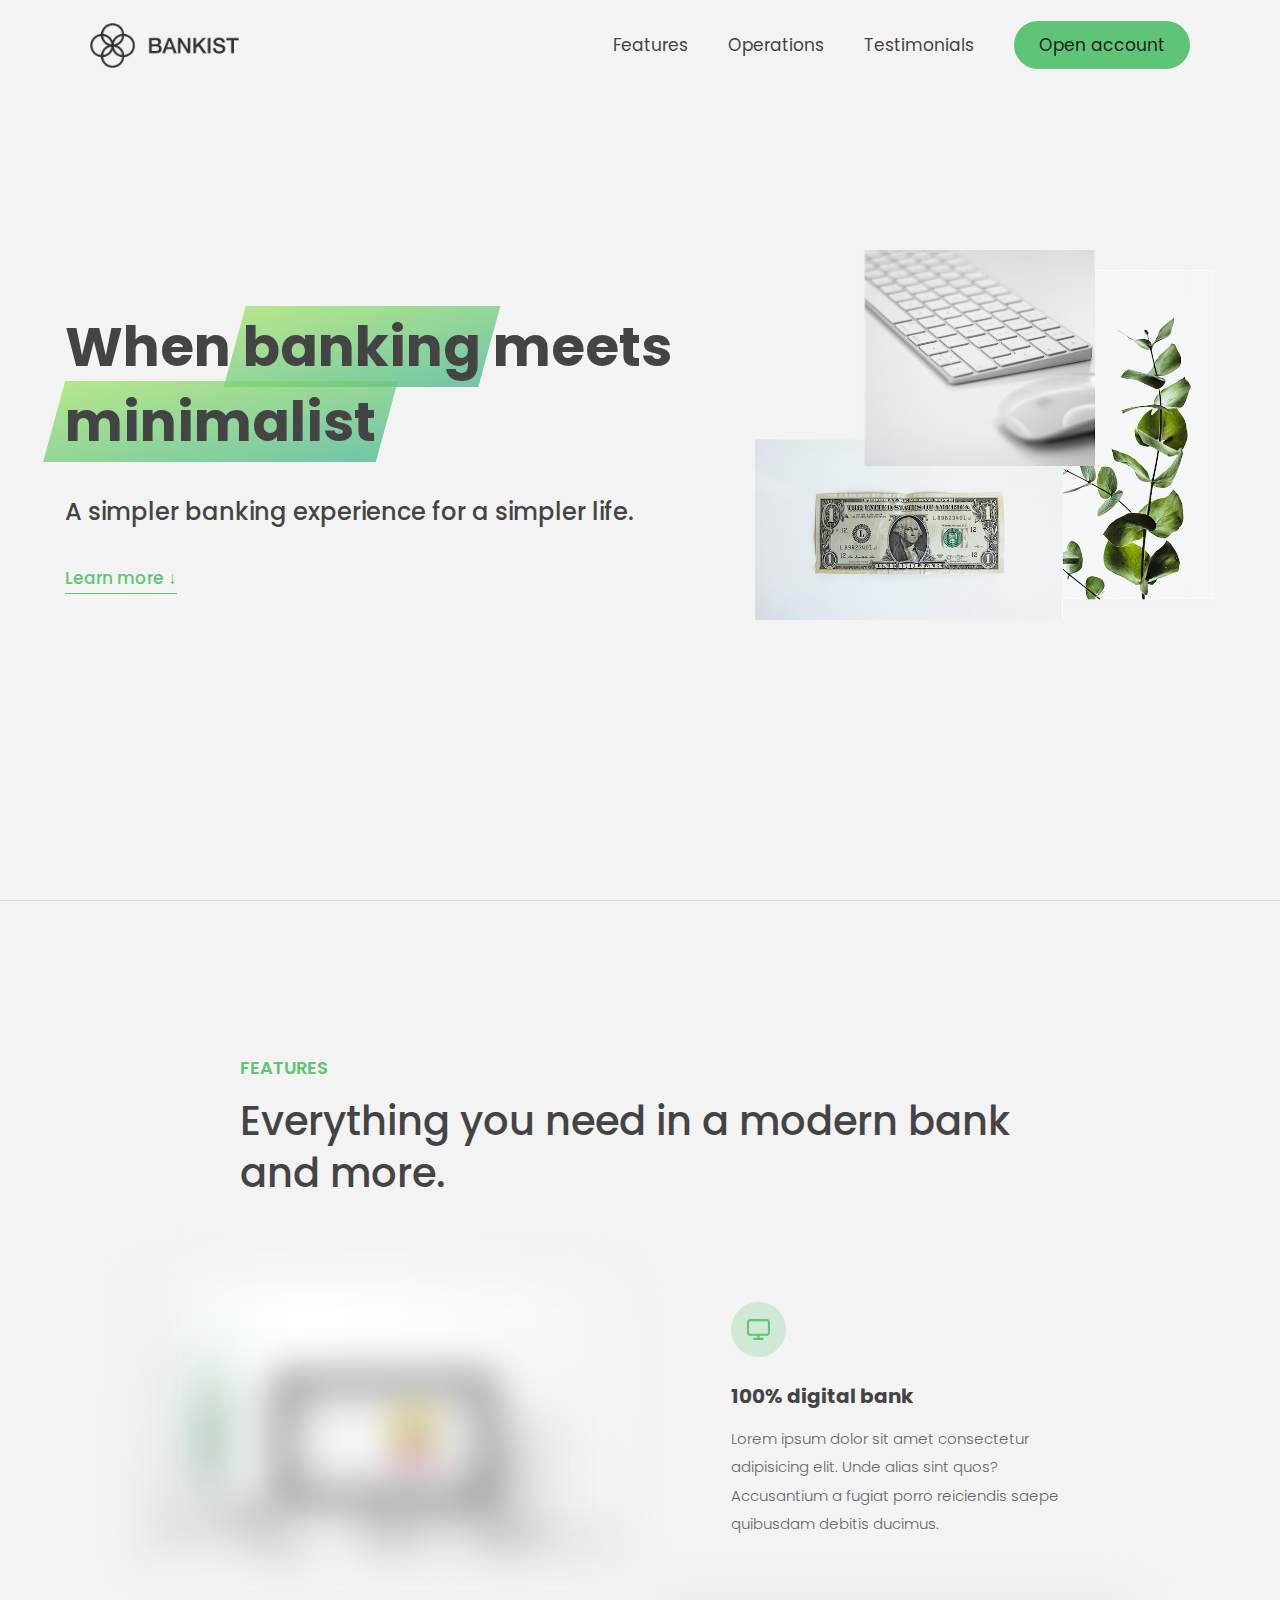
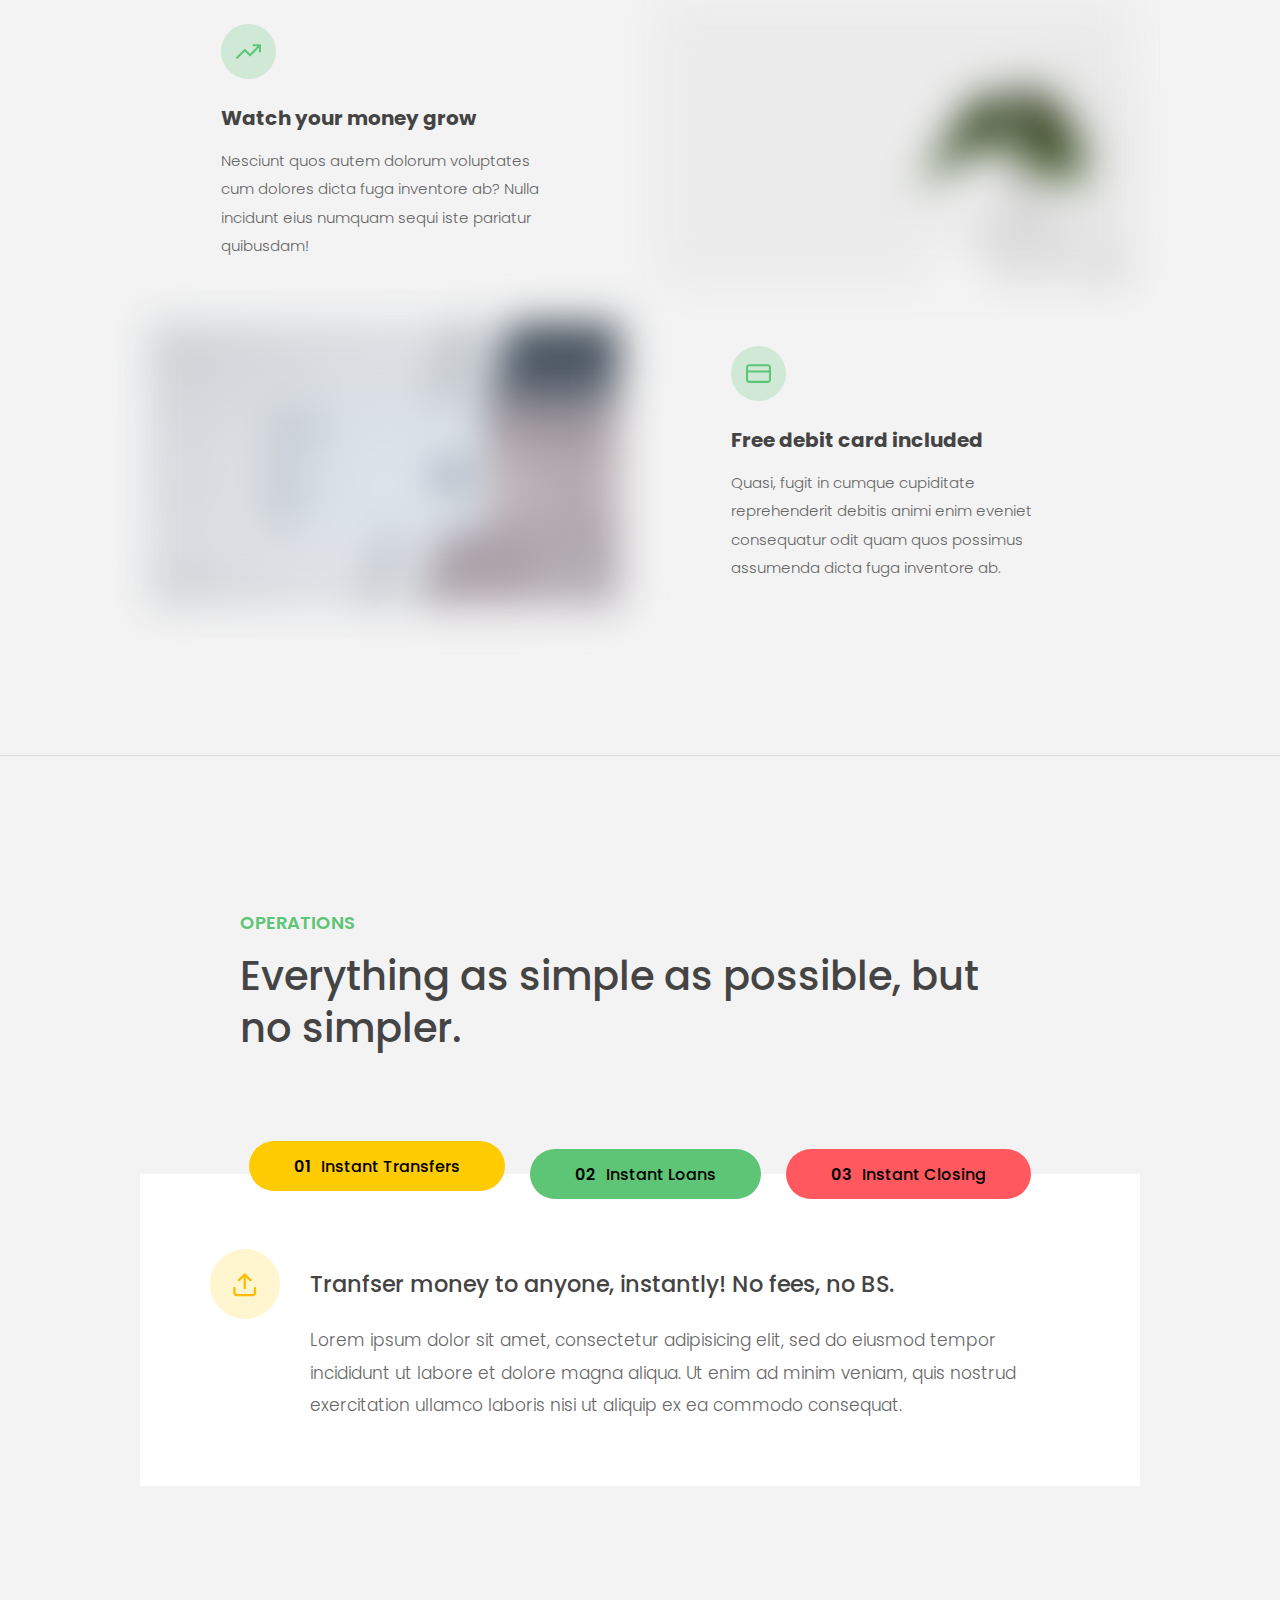
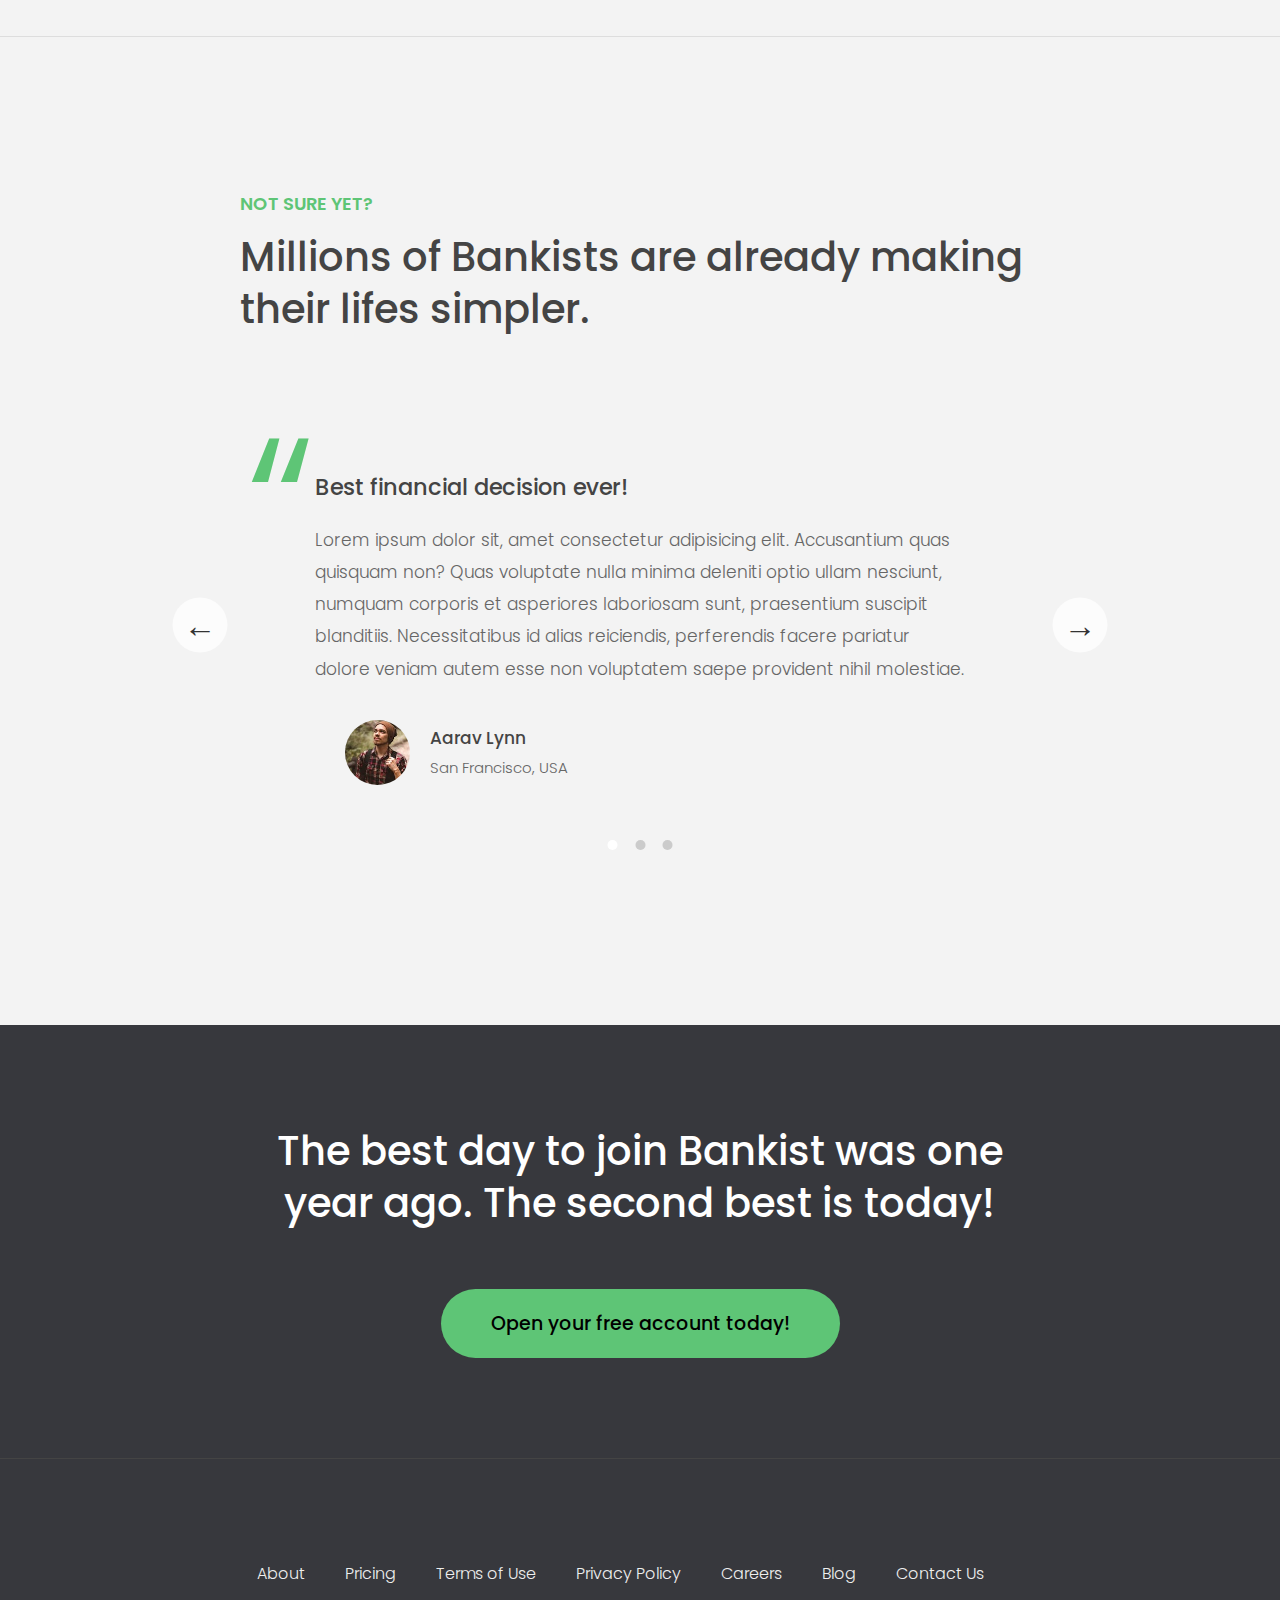
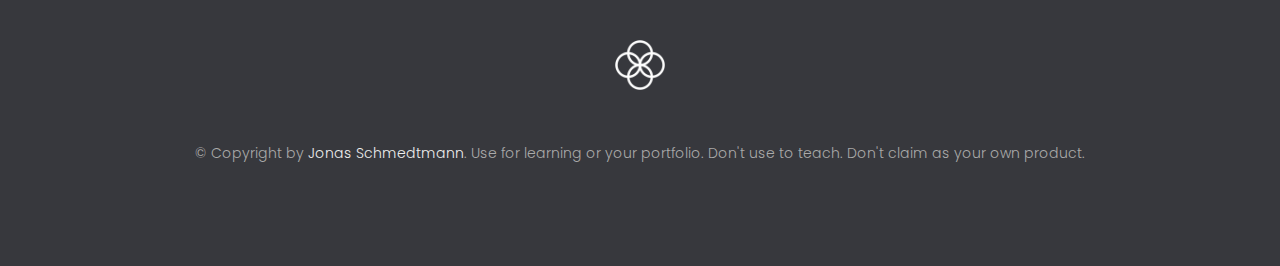
<file: index.html>
<!DOCTYPE html>
<html lang="en">
  <head>
    <meta charset="UTF-8" />
    <meta name="viewport" content="width=device-width, initial-scale=1.0" />
    <meta http-equiv="X-UA-Compatible" content="ie=edge" />
    <link rel="shortcut icon" type="image/png" href="img/icon.png" />

    <link
      href="https://fonts.googleapis.com/css?family=Poppins:300,400,500,600&display=swap"
      rel="stylesheet"
    />
    <link rel="stylesheet" href="style.css" />
    <title>Bankist | When Banking meets Minimalist</title>
    <script defer src="script.js"></script>
  </head>
  <body>
    <header class="header">
      <nav class="nav">
        <img src="img/logo.png" alt="Bankist logo" class="nav__logo" id="logo"
        data-version-number: "3.0" />
        <ul class="nav__links">
          <li class="nav__item">
            <a class="nav__link" href="#section--1">Features</a>
          </li>
          <li class="nav__item">
            <a class="nav__link" href="#section--2">Operations</a>
          </li>
          <li class="nav__item">
            <a class="nav__link" href="#section--3">Testimonials</a>
          </li>
          <li class="nav__item">
            <a class="nav__link nav__link--btn btn--show-modal" href="#"
              >Open account</a
            >
          </li>
        </ul>
      </nav>

      <div class="header__title">
        <h1>
          When
          <!-- Green highlight effect -->
          <span class="highlight">banking</span>
          meets<br />
          <span class="highlight">minimalist</span>
        </h1>
        <h4>A simpler banking experience for a simpler life.</h4>
        <button class="btn--text btn--scroll-to">Learn more &DownArrow;</button>
        <img
          src="img/hero.png"
          class="header__img"
          alt="Minimalist bank items"
        />
      </div>
    </header>

    <section class="section" id="section--1">
      <div class="section__title">
        <h2 class="section__description">Features</h2>
        <h3 class="section__header">
          Everything you need in a modern bank and more.
        </h3>
      </div>

      <div class="features">
        <img
          src="img/digital-lazy.jpg"
          data-src="img/digital.jpg"
          alt="Computer"
          class="features__img lazy-img"
        />
        <div class="features__feature">
          <div class="features__icon">
            <svg>
              <use xlink:href="img/icons.svg#icon-monitor"></use>
            </svg>
          </div>
          <h5 class="features__header">100% digital bank</h5>
          <p>
            Lorem ipsum dolor sit amet consectetur adipisicing elit. Unde alias
            sint quos? Accusantium a fugiat porro reiciendis saepe quibusdam
            debitis ducimus.
          </p>
        </div>

        <div class="features__feature">
          <div class="features__icon">
            <svg>
              <use xlink:href="img/icons.svg#icon-trending-up"></use>
            </svg>
          </div>
          <h5 class="features__header">Watch your money grow</h5>
          <p>
            Nesciunt quos autem dolorum voluptates cum dolores dicta fuga
            inventore ab? Nulla incidunt eius numquam sequi iste pariatur
            quibusdam!
          </p>
        </div>
        <img
          src="img/grow-lazy.jpg"
          data-src="img/grow.jpg"
          alt="Plant"
          class="features__img lazy-img"
        />

        <img
          src="img/card-lazy.jpg"
          data-src="img/card.jpg"
          alt="Credit card"
          class="features__img lazy-img"
        />
        <div class="features__feature">
          <div class="features__icon">
            <svg>
              <use xlink:href="img/icons.svg#icon-credit-card"></use>
            </svg>
          </div>
          <h5 class="features__header">Free debit card included</h5>
          <p>
            Quasi, fugit in cumque cupiditate reprehenderit debitis animi enim
            eveniet consequatur odit quam quos possimus assumenda dicta fuga
            inventore ab.
          </p>
        </div>
      </div>
    </section>

    <section class="section" id="section--2">
      <div class="section__title">
        <h2 class="section__description">Operations</h2>
        <h3 class="section__header">
          Everything as simple as possible, but no simpler.
        </h3>
      </div>

      <div class="operations">
        <div class="operations__tab-container">
          <button
            class="btn operations__tab operations__tab--1 operations__tab--active"
            data-tab="1"
          >
            <span>01</span>Instant Transfers
          </button>
          <button class="btn operations__tab operations__tab--2" data-tab="2">
            <span>02</span>Instant Loans
          </button>
          <button class="btn operations__tab operations__tab--3" data-tab="3">
            <span>03</span>Instant Closing
          </button>
        </div>
        <div
          class="operations__content operations__content--1 operations__content--active"
        >
          <div class="operations__icon operations__icon--1">
            <svg>
              <use xlink:href="img/icons.svg#icon-upload"></use>
            </svg>
          </div>
          <h5 class="operations__header">
            Tranfser money to anyone, instantly! No fees, no BS.
          </h5>
          <p>
            Lorem ipsum dolor sit amet, consectetur adipisicing elit, sed do
            eiusmod tempor incididunt ut labore et dolore magna aliqua. Ut enim
            ad minim veniam, quis nostrud exercitation ullamco laboris nisi ut
            aliquip ex ea commodo consequat.
          </p>
        </div>

        <div class="operations__content operations__content--2">
          <div class="operations__icon operations__icon--2">
            <svg>
              <use xlink:href="img/icons.svg#icon-home"></use>
            </svg>
          </div>
          <h5 class="operations__header">
            Buy a home or make your dreams come true, with instant loans.
          </h5>
          <p>
            Duis aute irure dolor in reprehenderit in voluptate velit esse
            cillum dolore eu fugiat nulla pariatur. Excepteur sint occaecat
            cupidatat non proident, sunt in culpa qui officia deserunt mollit
            anim id est laborum.
          </p>
        </div>
        <div class="operations__content operations__content--3">
          <div class="operations__icon operations__icon--3">
            <svg>
              <use xlink:href="img/icons.svg#icon-user-x"></use>
            </svg>
          </div>
          <h5 class="operations__header">
            No longer need your account? No problem! Close it instantly.
          </h5>
          <p>
            Excepteur sint occaecat cupidatat non proident, sunt in culpa qui
            officia deserunt mollit anim id est laborum. Ut enim ad minim
            veniam, quis nostrud exercitation ullamco laboris nisi ut aliquip ex
            ea commodo consequat.
          </p>
        </div>
      </div>
    </section>

    <section class="section" id="section--3">
      <div class="section__title section__title--testimonials">
        <h2 class="section__description">Not sure yet?</h2>
        <h3 class="section__header">
          Millions of Bankists are already making their lifes simpler.
        </h3>
      </div>

      <div class="slider">
        <div class="slide slide--1">
          <div class="testimonial">
            <h5 class="testimonial__header">Best financial decision ever!</h5>
            <blockquote class="testimonial__text">
              Lorem ipsum dolor sit, amet consectetur adipisicing elit.
              Accusantium quas quisquam non? Quas voluptate nulla minima
              deleniti optio ullam nesciunt, numquam corporis et asperiores
              laboriosam sunt, praesentium suscipit blanditiis. Necessitatibus
              id alias reiciendis, perferendis facere pariatur dolore veniam
              autem esse non voluptatem saepe provident nihil molestiae.
            </blockquote>
            <address class="testimonial__author">
              <img src="img/user-1.jpg" alt="" class="testimonial__photo" />
              <h6 class="testimonial__name">Aarav Lynn</h6>
              <p class="testimonial__location">San Francisco, USA</p>
            </address>
          </div>
        </div>

        <div class="slide slide--2">
          <div class="testimonial">
            <h5 class="testimonial__header">
              The last step to becoming a complete minimalist
            </h5>
            <blockquote class="testimonial__text">
              Quisquam itaque deserunt ullam, quia ea repellendus provident,
              ducimus neque ipsam modi voluptatibus doloremque, corrupti
              laborum. Incidunt numquam perferendis veritatis neque repellendus.
              Lorem, ipsum dolor sit amet consectetur adipisicing elit. Illo
              deserunt exercitationem deleniti.
            </blockquote>
            <address class="testimonial__author">
              <img src="img/user-2.jpg" alt="" class="testimonial__photo" />
              <h6 class="testimonial__name">Miyah Miles</h6>
              <p class="testimonial__location">London, UK</p>
            </address>
          </div>
        </div>

        <div class="slide slide--3">
          <div class="testimonial">
            <h5 class="testimonial__header">
              Finally free from old-school banks
            </h5>
            <blockquote class="testimonial__text">
              Debitis, nihil sit minus suscipit magni aperiam vel tenetur
              incidunt commodi architecto numquam omnis nulla autem,
              necessitatibus blanditiis modi similique quidem. Odio aliquam
              culpa dicta beatae quod maiores ipsa minus consequatur error sunt,
              deleniti saepe aliquid quos inventore sequi. Necessitatibus id
              alias reiciendis, perferendis facere.
            </blockquote>
            <address class="testimonial__author">
              <img src="img/user-3.jpg" alt="" class="testimonial__photo" />
              <h6 class="testimonial__name">Francisco Gomes</h6>
              <p class="testimonial__location">Lisbon, Portugal</p>
            </address>
          </div>
        </div>

        <!-- <div class="slide"><img src="img/img-1.jpg" alt="Photo 1" /></div>
        <div class="slide"><img src="img/img-2.jpg" alt="Photo 2" /></div>
        <div class="slide"><img src="img/img-3.jpg" alt="Photo 3" /></div>
        <div class="slide"><img src="img/img-4.jpg" alt="Photo 4" /></div> -->
        <button class="slider__btn slider__btn--left">&larr;</button>
        <button class="slider__btn slider__btn--right">&rarr;</button>
        <div class="dots"></div>
      </div>
    </section>

    <section class="section section--sign-up">
      <div class="section__title">
        <h3 class="section__header">
          The best day to join Bankist was one year ago. The second best is
          today!
        </h3>
      </div>
      <button class="btn btn--show-modal">Open your free account today!</button>
    </section>

    <footer class="footer">
      <ul class="footer__nav">
        <li class="footer__item">
          <a class="footer__link" href="#">About</a>
        </li>
        <li class="footer__item">
          <a class="footer__link" href="#">Pricing</a>
        </li>
        <li class="footer__item">
          <a class="footer__link" href="#">Terms of Use</a>
        </li>
        <li class="footer__item">
          <a class="footer__link" href="#">Privacy Policy</a>
        </li>
        <li class="footer__item">
          <a class="footer__link" href="#">Careers</a>
        </li>
        <li class="footer__item">
          <a class="footer__link" href="#">Blog</a>
        </li>
        <li class="footer__item">
          <a class="footer__link" href="#">Contact Us</a>
        </li>
      </ul>
      <img src="img/icon.png" alt="Logo" class="footer__logo" />
      <p class="footer__copyright">
        &copy; Copyright by
        <a
          class="footer__link twitter-link"
          target="_blank"
          href="https://twitter.com/jonasschmedtman"
          >Jonas Schmedtmann</a
        >. Use for learning or your portfolio. Don't use to teach. Don't claim
        as your own product.
      </p>
    </footer>

    <div class="modal hidden">
      <button class="btn--close-modal">&times;</button>
      <h2 class="modal__header">
        Open your bank account <br />
        in just <span class="highlight">5 minutes</span>
      </h2>
      <form class="modal__form">
        <label>First Name</label>
        <input type="text" />
        <label>Last Name</label>
        <input type="text" />
        <label>Email Address</label>
        <input type="email" />
        <button class="btn">Next step &rarr;</button>
      </form>
    </div>
    <div class="overlay hidden"></div>
  </body>
</html>
</file>
<file: style.css>
/* The page is NOT responsive. You can implement responsiveness yourself if you wanna have some fun 😃 */

:root {
  --color-primary: #5ec576;
  --color-secondary: #ffcb03;
  --color-tertiary: #ff585f;
  --color-primary-darker: #4bbb7d;
  --color-secondary-darker: #ffbb00;
  --color-tertiary-darker: #fd424b;
  --color-primary-opacity: #5ec5763a;
  --color-secondary-opacity: #ffcd0331;
  --color-tertiary-opacity: #ff58602d;
  --gradient-primary: linear-gradient(to top left, #39b385, #9be15d);
  --gradient-secondary: linear-gradient(to top left, #ffb003, #ffcb03);
}

* {
  margin: 0;
  padding: 0;
  box-sizing: inherit;
}

html {
  font-size: 62.5%;
  box-sizing: border-box;
}

body {
  font-family: 'Poppins', sans-serif;
  font-weight: 300;
  color: #444;
  line-height: 1.9;
  background-color: #f3f3f3;
}

/* GENERAL ELEMENTS */
.section {
  padding: 15rem 3rem;
  border-top: 1px solid #ddd;

  transition: transform 1s, opacity 1s;
}

.section--hidden {
  opacity: 0;
  transform: translateY(8rem);
}

.section__title {
  max-width: 80rem;
  margin: 0 auto 8rem auto;
}

.section__description {
  font-size: 1.8rem;
  font-weight: 600;
  text-transform: uppercase;
  color: var(--color-primary);
  margin-bottom: 1rem;
}

.section__header {
  font-size: 4rem;
  line-height: 1.3;
  font-weight: 500;
}

.btn {
  display: inline-block;
  background-color: var(--color-primary);
  font-size: 1.6rem;
  font-family: inherit;
  font-weight: 500;
  border: none;
  padding: 1.25rem 4.5rem;
  border-radius: 10rem;
  cursor: pointer;
  transition: all 0.3s;
}

.btn:hover {
  background-color: var(--color-primary-darker);
}

.btn--text {
  display: inline-block;
  background: none;
  font-size: 1.7rem;
  font-family: inherit;
  font-weight: 500;
  color: var(--color-primary);
  border: none;
  border-bottom: 1px solid currentColor;
  padding-bottom: 2px;
  cursor: pointer;
  transition: all 0.3s;
}

p {
  color: #666;
}

/* This is BAD for accessibility! Don't do in the real world! */
button:focus {
  outline: none;
}

img {
  transition: filter 0.5s;
}

.lazy-img {
  filter: blur(20px);
}

/* NAVIGATION */
.nav {
  display: flex;
  justify-content: space-between;
  align-items: center;
  height: 9rem;
  width: 100%;
  padding: 0 6rem;
  z-index: 100;
}

/* nav and stickly class at the same time */
.nav.sticky {
  position: fixed;
  background-color: rgba(255, 255, 255, 0.95);
}

.nav__logo {
  height: 4.5rem;
  transition: all 0.3s;
}

.nav__links {
  display: flex;
  align-items: center;
  list-style: none;
}

.nav__item {
  margin-left: 4rem;
}

.nav__link:link,
.nav__link:visited {
  font-size: 1.7rem;
  font-weight: 400;
  color: inherit;
  text-decoration: none;
  display: block;
  transition: all 0.3s;
}

.nav__link--btn:link,
.nav__link--btn:visited {
  padding: 0.8rem 2.5rem;
  border-radius: 3rem;
  background-color: var(--color-primary);
  color: #222;
}

.nav__link--btn:hover,
.nav__link--btn:active {
  color: inherit;
  background-color: var(--color-primary-darker);
  color: #333;
}

/* HEADER */
.header {
  padding: 0 3rem;
  height: 100vh;
  display: flex;
  flex-direction: column;
  align-items: center;
}

.header__title {
  flex: 1;

  max-width: 115rem;
  display: grid;
  grid-template-columns: 3fr 2fr;
  row-gap: 3rem;
  align-content: center;
  justify-content: center;

  align-items: start;
  justify-items: start;
}

h1 {
  font-size: 5.5rem;
  line-height: 1.35;
}

h4 {
  font-size: 2.4rem;
  font-weight: 500;
}

.header__img {
  width: 100%;
  grid-column: 2 / 3;
  grid-row: 1 / span 4;
  transform: translateY(-6rem);
}

.highlight {
  position: relative;
}

.highlight::after {
  display: block;
  content: '';
  position: absolute;
  bottom: 0;
  left: 0;
  height: 100%;
  width: 100%;
  z-index: -1;
  opacity: 0.7;
  transform: scale(1.07, 1.05) skewX(-15deg);
  background-image: var(--gradient-primary);
}

/* FEATURES */
.features {
  display: grid;
  grid-template-columns: 1fr 1fr;
  gap: 4rem;
  margin: 0 12rem;
}

.features__img {
  width: 100%;
}

.features__feature {
  align-self: center;
  justify-self: center;
  width: 70%;
  font-size: 1.5rem;
}

.features__icon {
  display: flex;
  align-items: center;
  justify-content: center;
  background-color: var(--color-primary-opacity);
  height: 5.5rem;
  width: 5.5rem;
  border-radius: 50%;
  margin-bottom: 2rem;
}

.features__icon svg {
  height: 2.5rem;
  width: 2.5rem;
  fill: var(--color-primary);
}

.features__header {
  font-size: 2rem;
  margin-bottom: 1rem;
}

/* OPERATIONS */
.operations {
  max-width: 100rem;
  margin: 12rem auto 0 auto;

  background-color: #fff;
}

.operations__tab-container {
  display: flex;
  justify-content: center;
}

.operations__tab {
  margin-right: 2.5rem;
  transform: translateY(-50%);
}

.operations__tab span {
  margin-right: 1rem;
  font-weight: 600;
  display: inline-block;
}

.operations__tab--1 {
  background-color: var(--color-secondary);
}

.operations__tab--1:hover {
  background-color: var(--color-secondary-darker);
}

.operations__tab--3 {
  background-color: var(--color-tertiary);
  margin: 0;
}

.operations__tab--3:hover {
  background-color: var(--color-tertiary-darker);
}

.operations__tab--active {
  transform: translateY(-66%);
}

.operations__content {
  display: none;

  /* JUST PRESENTATIONAL */
  font-size: 1.7rem;
  padding: 2.5rem 7rem 6.5rem 7rem;
}

.operations__content--active {
  display: grid;
  grid-template-columns: 7rem 1fr;
  column-gap: 3rem;
  row-gap: 0.5rem;
}

.operations__header {
  font-size: 2.25rem;
  font-weight: 500;
  align-self: center;
}

.operations__icon {
  display: flex;
  align-items: center;
  justify-content: center;
  height: 7rem;
  width: 7rem;
  border-radius: 50%;
}

.operations__icon svg {
  height: 2.75rem;
  width: 2.75rem;
}

.operations__content p {
  grid-column: 2;
}

.operations__icon--1 {
  background-color: var(--color-secondary-opacity);
}
.operations__icon--2 {
  background-color: var(--color-primary-opacity);
}
.operations__icon--3 {
  background-color: var(--color-tertiary-opacity);
}
.operations__icon--1 svg {
  fill: var(--color-secondary-darker);
}
.operations__icon--2 svg {
  fill: var(--color-primary);
}
.operations__icon--3 svg {
  fill: var(--color-tertiary);
}

/* SLIDER */
.slider {
  max-width: 100rem;
  height: 50rem;
  margin: 0 auto;
  position: relative;

  /* IN THE END */
  overflow: hidden;
}

.slide {
  position: absolute;
  top: 0;
  width: 100%;
  height: 50rem;

  display: flex;
  align-items: center;
  justify-content: center;

  /* THIS creates the animation! */
  transition: transform 1s;
}

.slide > img {
  /* Only for images that have different size than slide */
  width: 100%;
  height: 100%;
  object-fit: cover;
}

.slider__btn {
  position: absolute;
  top: 50%;
  z-index: 10;

  border: none;
  background: rgba(255, 255, 255, 0.7);
  font-family: inherit;
  color: #333;
  border-radius: 50%;
  height: 5.5rem;
  width: 5.5rem;
  font-size: 3.25rem;
  cursor: pointer;
}

.slider__btn--left {
  left: 6%;
  transform: translate(-50%, -50%);
}

.slider__btn--right {
  right: 6%;
  transform: translate(50%, -50%);
}

.dots {
  position: absolute;
  bottom: 5%;
  left: 50%;
  transform: translateX(-50%);
  display: flex;
}

.dots__dot {
  border: none;
  background-color: #b9b9b9;
  opacity: 0.7;
  height: 1rem;
  width: 1rem;
  border-radius: 50%;
  margin-right: 1.75rem;
  cursor: pointer;
  transition: all 0.5s;

  /* Only necessary when overlying images */
  /* box-shadow: 0 0.6rem 1.5rem rgba(0, 0, 0, 0.7); */
}

.dots__dot:last-child {
  margin: 0;
}

.dots__dot--active {
  background-color: #fff;
  /* background-color: #888; */
  opacity: 1;
}

/* TESTIMONIALS */
.testimonial {
  width: 65%;
  position: relative;
}

.testimonial::before {
  content: '\201C';
  position: absolute;
  top: -5.7rem;
  left: -6.8rem;
  line-height: 1;
  font-size: 20rem;
  font-family: inherit;
  color: var(--color-primary);
  z-index: -1;
}

.testimonial__header {
  font-size: 2.25rem;
  font-weight: 500;
  margin-bottom: 1.5rem;
}

.testimonial__text {
  font-size: 1.7rem;
  margin-bottom: 3.5rem;
  color: #666;
}

.testimonial__author {
  margin-left: 3rem;
  font-style: normal;

  display: grid;
  grid-template-columns: 6.5rem 1fr;
  column-gap: 2rem;
}

.testimonial__photo {
  grid-row: 1 / span 2;
  width: 6.5rem;
  border-radius: 50%;
}

.testimonial__name {
  font-size: 1.7rem;
  font-weight: 500;
  align-self: end;
  margin: 0;
}

.testimonial__location {
  font-size: 1.5rem;
}

.section__title--testimonials {
  margin-bottom: 4rem;
}

/* SIGNUP */
.section--sign-up {
  background-color: #37383d;
  border-top: none;
  border-bottom: 1px solid #444;
  text-align: center;
  padding: 10rem 3rem;
}

.section--sign-up .section__header {
  color: #fff;
  text-align: center;
}

.section--sign-up .section__title {
  margin-bottom: 6rem;
}

.section--sign-up .btn {
  font-size: 1.9rem;
  padding: 2rem 5rem;
}

/* FOOTER */
.footer {
  padding: 10rem 3rem;
  background-color: #37383d;
}

.footer__nav {
  list-style: none;
  display: flex;
  justify-content: center;
  margin-bottom: 5rem;
}

.footer__item {
  margin-right: 4rem;
}

.footer__link {
  font-size: 1.6rem;
  color: #eee;
  text-decoration: none;
}

.footer__logo {
  height: 5rem;
  display: block;
  margin: 0 auto;
  margin-bottom: 5rem;
}

.footer__copyright {
  font-size: 1.4rem;
  color: #aaa;
  text-align: center;
}

.footer__copyright .footer__link {
  font-size: 1.4rem;
}

/* MODAL WINDOW */
.modal {
  position: fixed;
  top: 50%;
  left: 50%;
  transform: translate(-50%, -50%);
  max-width: 60rem;
  background-color: #f3f3f3;
  padding: 5rem 6rem;
  box-shadow: 0 4rem 6rem rgba(0, 0, 0, 0.3);
  z-index: 1000;
  transition: all 0.5s;
}

.overlay {
  position: fixed;
  top: 0;
  left: 0;
  width: 100%;
  height: 100%;
  background-color: rgba(0, 0, 0, 0.5);
  backdrop-filter: blur(4px);
  z-index: 100;
  transition: all 0.5s;
}

.modal__header {
  font-size: 3.25rem;
  margin-bottom: 4.5rem;
  line-height: 1.5;
}

.modal__form {
  margin: 0 3rem;
  display: grid;
  grid-template-columns: 1fr 2fr;
  align-items: center;
  gap: 2.5rem;
}

.modal__form label {
  font-size: 1.7rem;
  font-weight: 500;
}

.modal__form input {
  font-size: 1.7rem;
  padding: 1rem 1.5rem;
  border: 1px solid #ddd;
  border-radius: 0.5rem;
}

.modal__form button {
  grid-column: 1 / span 2;
  justify-self: center;
  margin-top: 1rem;
}

.btn--close-modal {
  font-family: inherit;
  color: inherit;
  position: absolute;
  top: 0.5rem;
  right: 2rem;
  font-size: 4rem;
  cursor: pointer;
  border: none;
  background: none;
}

.hidden {
  visibility: hidden;
  opacity: 0;
}

/* COOKIE MESSAGE */
.cookie-message {
  display: flex;
  align-items: center;
  justify-content: space-evenly;
  width: 100%;
  background-color: white;
  color: #bbb;
  font-size: 1.5rem;
  font-weight: 400;
}
</file>
